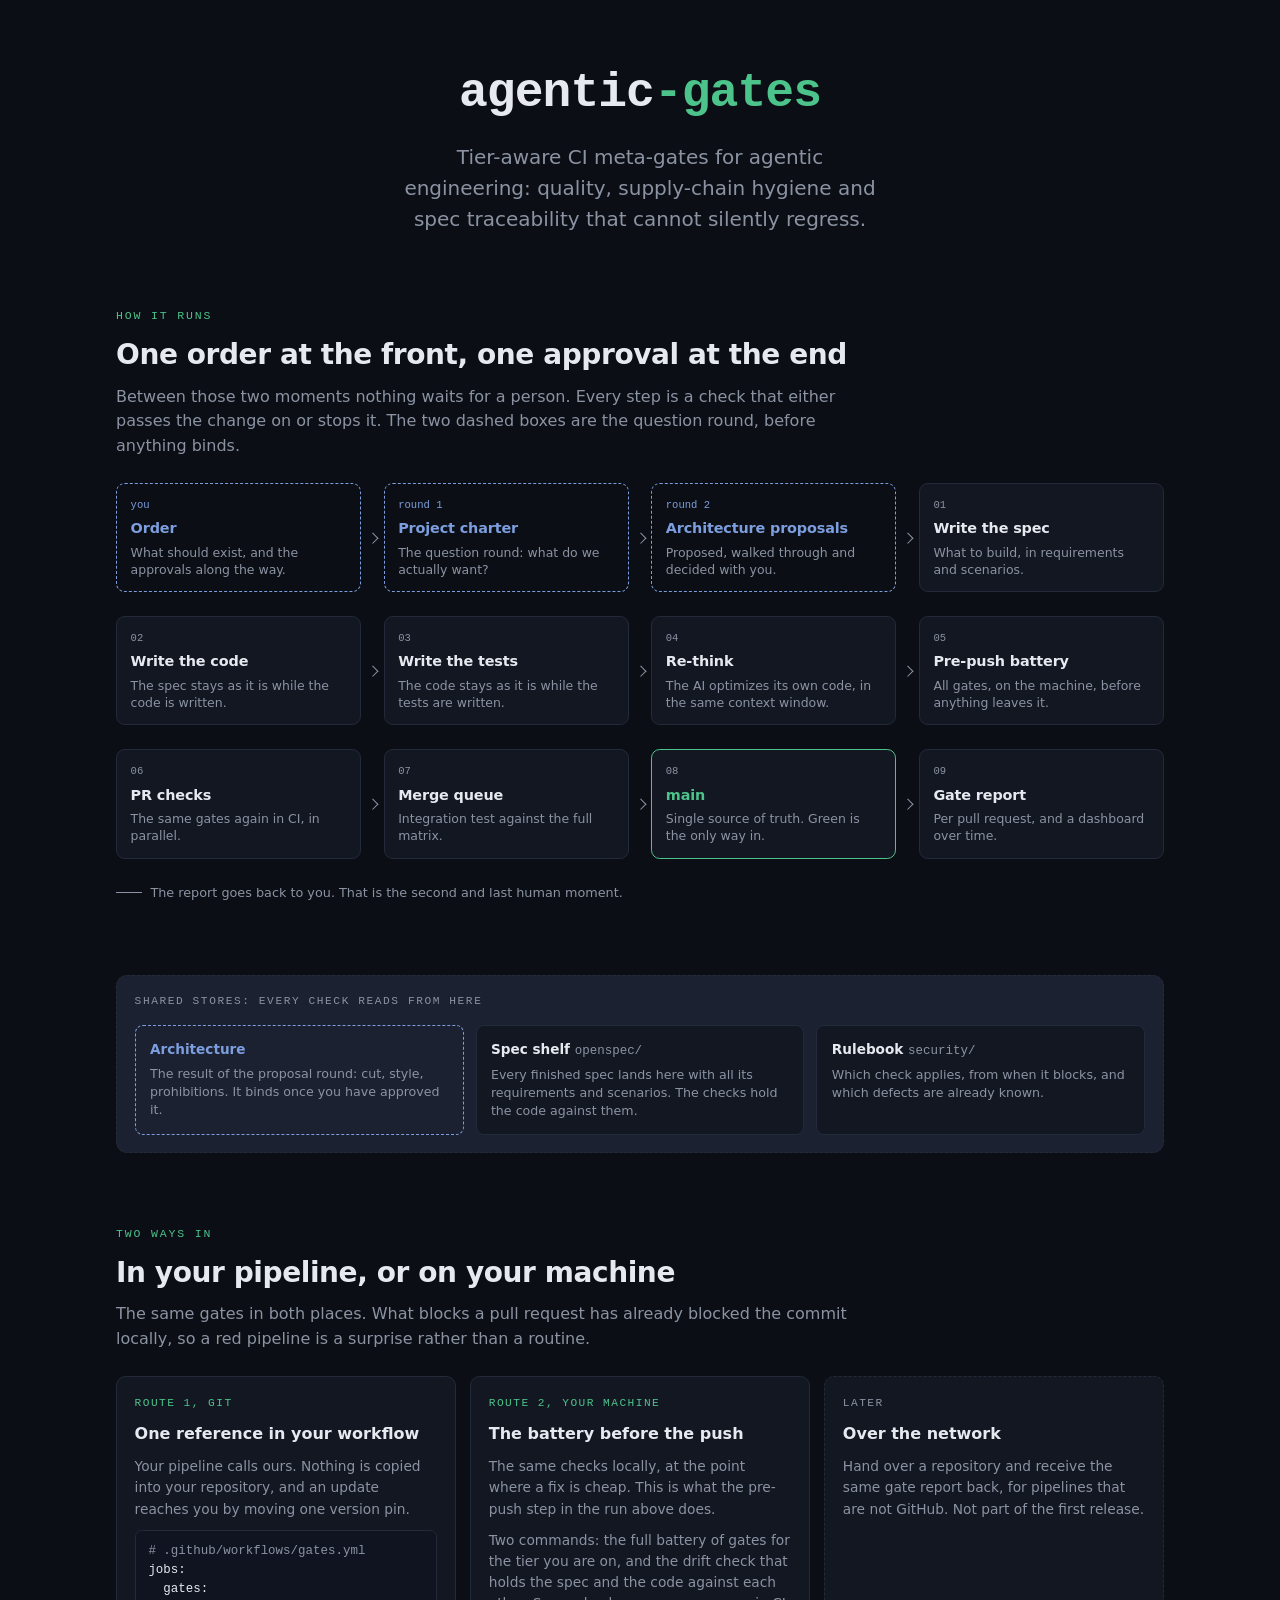
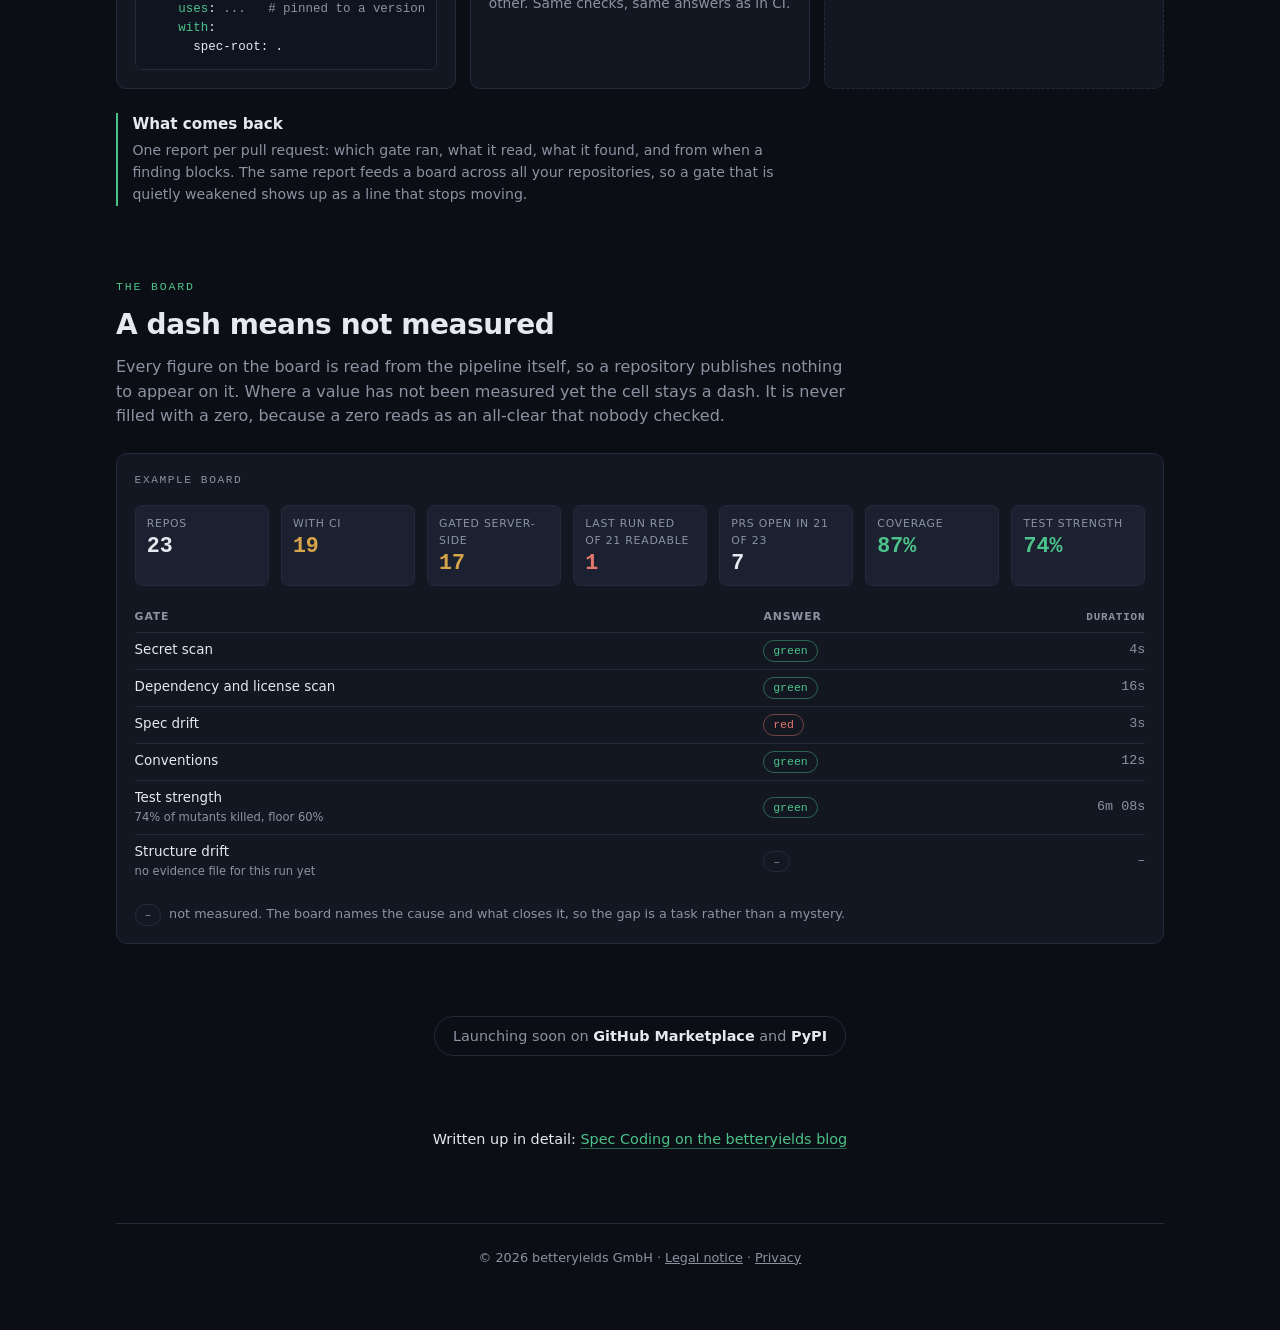
<file: index.html>
<!DOCTYPE html>
<html lang="en">
<head>
<meta charset="utf-8">
<meta name="viewport" content="width=device-width, initial-scale=1">
<title>agentic-gates: CI quality gates for agentic engineering</title>
<meta name="description" content="Tier-aware CI meta-gates that enforce engineering quality, supply-chain hygiene and spec traceability for codebases built with AI agents. One order at the front, one approval at the end. Launching soon.">
<style>
	/*
	 * Dunkel, und nur dunkel. Owner-Entscheidung 2026-08-17: die Seite soll so
	 * aussehen wie die Vorschau auf betteryields.ai, und die zeigt sie dunkel.
	 *
	 * Bis dahin folgte sie der Einstellung des Systems, und damit sahen zwei
	 * Besucher zwei verschiedene Produkte: wer sein Betriebssystem hell gestellt
	 * hat, bekam eine weisse Seite, die mit der Kachel auf der Startseite nichts
	 * zu tun hatte. Eine Marke, die von der Systemeinstellung des Lesers abhaengt,
	 * ist keine.
	 *
	 * Jede Farbe steht deshalb genau einmal, hier, und wird ueber eine Variable
	 * benutzt. Die Seite bringt ihren Grund selbst mit und leiht sich keinen.
	 */
	:root {
		--bg: #0b0e14;
		--fg: #e6e9ef;
		--muted: #8b93a3;
		--accent: #4cc38a;
		--human: #7c9ede;
		--crit: #e5786c;
		--warn: #d7a44a;
		--card: #131722;
		--border: #232a3a;
		--rail: #1b2130;
		--code: #0f1420;
	}
	* {
		margin: 0;
		padding: 0;
		box-sizing: border-box;
	}
	body {
		background: var(--bg);
		color: var(--fg);
		font-family: ui-sans-serif, system-ui, 'Segoe UI', Roboto, Helvetica, Arial, sans-serif;
		line-height: 1.55;
		-webkit-font-smoothing: antialiased;
	}
	.mono {
		font-family: ui-monospace, 'Cascadia Code', 'SF Mono', Consolas, monospace;
	}
	.page {
		max-width: 68rem;
		margin: 0 auto;
		padding: 3.5rem 1.25rem 4rem;
		display: flex;
		flex-direction: column;
		gap: 4.5rem;
	}

	/* ---------- Head ---------- */
	.hero {
		max-width: 40rem;
		margin: 0 auto;
		text-align: center;
		display: flex;
		flex-direction: column;
		gap: 0.75rem;
	}
	.mark {
		font-family: ui-monospace, 'Cascadia Code', 'SF Mono', Consolas, monospace;
		font-size: clamp(1.9rem, 6vw, 3rem);
		font-weight: 700;
		letter-spacing: -0.02em;
	}
	.mark .g {
		color: var(--accent);
	}
	.tagline {
		font-size: clamp(1.05rem, 2.6vw, 1.25rem);
		color: var(--muted);
		text-wrap: balance;
	}

	/* ---------- Sections ---------- */
	section {
		display: flex;
		flex-direction: column;
		gap: 1.5rem;
	}
	.eyebrow {
		font-family: ui-monospace, 'Cascadia Code', 'SF Mono', Consolas, monospace;
		font-size: 0.72rem;
		text-transform: uppercase;
		letter-spacing: 0.16em;
		color: var(--accent);
	}
	h2 {
		font-size: clamp(1.35rem, 3.4vw, 1.75rem);
		font-weight: 650;
		letter-spacing: -0.015em;
		text-wrap: balance;
	}
	.lead {
		color: var(--muted);
		max-width: 46rem;
	}
	.head {
		display: flex;
		flex-direction: column;
		gap: 0.5rem;
	}

	/* ---------- The run ---------- */
	/* Twelve steps never fit one line on any screen, and a strip that runs out of
	   the window on a landing page is a strip nobody scrolls. So the run wraps into
	   rows: four columns from 64rem, two from 40rem, one below that. The numbers
	   carry the order across a row break, and the arrow is suppressed at the end of
	   each row so it never points into the margin. */
	.rail {
		display: grid;
		grid-template-columns: 1fr;
		align-items: stretch;
		column-gap: 1.4rem;
		row-gap: 1.5rem;
	}
	.step {
		position: relative;
		background: var(--card);
		border: 1px solid var(--border);
		border-radius: 0.55rem;
		padding: 0.8rem 0.85rem;
		display: flex;
		flex-direction: column;
		gap: 0.25rem;
	}
	/* The arrow lives in the gap between two steps, outside either box. One column,
	   so it points down. */
	.step:not(:last-child)::after {
		content: '';
		position: absolute;
		bottom: -1.1rem;
		left: 1.1rem;
		width: 0.42rem;
		height: 0.42rem;
		border-top: 1.5px solid var(--muted);
		border-right: 1.5px solid var(--muted);
		transform: rotate(135deg);
	}
	.step .n {
		font-family: ui-monospace, 'Cascadia Code', 'SF Mono', Consolas, monospace;
		font-size: 0.66rem;
		color: var(--muted);
		font-variant-numeric: tabular-nums;
	}
	.step h3 {
		font-size: 0.9rem;
		font-weight: 640;
		letter-spacing: -0.01em;
	}
	.step p {
		font-size: 0.78rem;
		color: var(--muted);
		line-height: 1.4;
	}
	/* The question round binds nothing yet: dashed, and in the human colour. */
	.step.human {
		border-style: dashed;
		border-color: var(--human);
		background: transparent;
	}
	.step.human h3,
	.step.human .n {
		color: var(--human);
	}
	.step.main {
		border-color: var(--accent);
	}
	.step.main h3 {
		color: var(--accent);
	}
	@media (min-width: 40rem) {
		.rail {
			grid-template-columns: repeat(2, 1fr);
		}
		.step:not(:last-child)::after {
			top: 50%;
			bottom: auto;
			left: auto;
			right: -1.05rem;
			transform: translateY(-50%) rotate(45deg);
		}
		/* No arrow at the end of a row: it would point into the margin. */
		.step:nth-child(2n)::after {
			content: none;
		}
	}
	@media (min-width: 64rem) {
		.rail {
			grid-template-columns: repeat(4, 1fr);
		}
		.step:nth-child(2n)::after {
			content: '';
		}
		.step:nth-child(4n)::after {
			content: none;
		}
		.step:last-child::after {
			content: none;
		}
	}

	.loop {
		display: flex;
		align-items: center;
		gap: 0.55rem;
		font-size: 0.8rem;
		color: var(--muted);
	}
	.loop::before {
		content: '';
		flex: 0 0 1.6rem;
		height: 1px;
		background: var(--muted);
	}

	/* ---------- Shared stores ---------- */
	.stores {
		background: var(--rail);
		border: 1px dashed var(--border);
		border-radius: 0.7rem;
		padding: 1.1rem;
		display: flex;
		flex-direction: column;
		gap: 0.9rem;
	}
	.stores > .label {
		font-family: ui-monospace, 'Cascadia Code', 'SF Mono', Consolas, monospace;
		font-size: 0.7rem;
		text-transform: uppercase;
		letter-spacing: 0.14em;
		color: var(--muted);
	}
	.storegrid {
		display: grid;
		grid-template-columns: repeat(auto-fit, minmax(14rem, 1fr));
		gap: 0.75rem;
	}
	.store {
		background: var(--card);
		border: 1px solid var(--border);
		border-radius: 0.5rem;
		padding: 0.8rem 0.9rem;
	}
	.store.draft {
		border-style: dashed;
		border-color: var(--human);
		background: transparent;
	}
	.store h3 {
		font-size: 0.85rem;
		font-weight: 640;
		margin-bottom: 0.3rem;
	}
	.store.draft h3 {
		color: var(--human);
	}
	.store code {
		font-family: ui-monospace, 'Cascadia Code', 'SF Mono', Consolas, monospace;
		font-size: 0.78rem;
		color: var(--muted);
		font-weight: 500;
	}
	.store p {
		font-size: 0.79rem;
		color: var(--muted);
		line-height: 1.45;
	}

	/* ---------- The two routes ---------- */
	.routes {
		display: grid;
		/* min() rather than a bare 19rem: on a 320px screen the page gutters leave
		   280px, and a hard 19rem minimum pushed the card 4px past the window.
		   Measured in Chromium at 320px before this line existed. */
		grid-template-columns: repeat(auto-fit, minmax(min(19rem, 100%), 1fr));
		gap: 0.9rem;
	}
	.route {
		background: var(--card);
		border: 1px solid var(--border);
		border-radius: 0.6rem;
		padding: 1.1rem;
		display: flex;
		flex-direction: column;
		gap: 0.6rem;
	}
	.route .tag {
		font-family: ui-monospace, 'Cascadia Code', 'SF Mono', Consolas, monospace;
		font-size: 0.7rem;
		text-transform: uppercase;
		letter-spacing: 0.13em;
		color: var(--accent);
	}
	.route.later {
		border-style: dashed;
	}
	.route.later .tag {
		color: var(--muted);
	}
	.route h3 {
		font-size: 1rem;
		font-weight: 640;
	}
	.route p {
		font-size: 0.86rem;
		color: var(--muted);
	}
	pre {
		background: var(--code);
		border: 1px solid var(--border);
		border-radius: 0.45rem;
		padding: 0.7rem 0.8rem;
		overflow-x: auto;
		font-family: ui-monospace, 'Cascadia Code', 'SF Mono', Consolas, monospace;
		font-size: 0.78rem;
		line-height: 1.55;
		color: var(--fg);
	}
	pre .c {
		color: var(--muted);
	}
	pre .k {
		color: var(--accent);
	}
	.returns {
		border-left: 2px solid var(--accent);
		padding-left: 0.9rem;
		max-width: 42rem;
	}
	/* ---------- The board ---------- */
	.board {
		background: var(--card);
		border: 1px solid var(--border);
		border-radius: 0.7rem;
		padding: 1.1rem;
		display: flex;
		flex-direction: column;
		gap: 1rem;
	}
	.boardlabel {
		font-family: ui-monospace, 'Cascadia Code', 'SF Mono', Consolas, monospace;
		font-size: 0.7rem;
		text-transform: uppercase;
		letter-spacing: 0.14em;
		color: var(--muted);
	}
	.kpis {
		display: grid;
		grid-template-columns: repeat(auto-fit, minmax(8rem, 1fr));
		gap: 0.75rem;
	}
	.kpi {
		background: var(--rail);
		border: 1px solid var(--border);
		border-radius: 0.45rem;
		padding: 0.6rem 0.7rem;
		display: flex;
		flex-direction: column;
		gap: 0.15rem;
	}
	.kpi .k {
		font-size: 0.68rem;
		text-transform: uppercase;
		letter-spacing: 0.07em;
		color: var(--muted);
	}
	.kpi .v {
		font-family: ui-monospace, 'Cascadia Code', 'SF Mono', Consolas, monospace;
		font-size: 1.35rem;
		font-weight: 700;
		font-variant-numeric: tabular-nums;
		line-height: 1.1;
	}
	.kpi .v.ok {
		color: var(--accent);
	}
	.kpi .v.crit {
		color: var(--crit);
	}
	.kpi .v.warn {
		color: var(--warn);
	}
	.kpi .v.dash {
		color: var(--muted);
	}
	.scroll {
		overflow-x: auto;
	}
	table {
		width: 100%;
		border-collapse: collapse;
		font-size: 0.84rem;
	}
	th {
		text-align: left;
		font-size: 0.68rem;
		text-transform: uppercase;
		letter-spacing: 0.08em;
		color: var(--muted);
		font-weight: 600;
		border-bottom: 1px solid var(--border);
		padding: 0.4rem 0.7rem 0.4rem 0;
		white-space: nowrap;
	}
	td {
		border-bottom: 1px solid var(--border);
		padding: 0.45rem 0.7rem 0.45rem 0;
		color: var(--fg);
	}
	tbody tr:last-child td {
		border-bottom: 0;
	}
	th.num,
	td.num {
		text-align: right;
		padding-right: 0;
		font-variant-numeric: tabular-nums;
		font-family: ui-monospace, 'Cascadia Code', 'SF Mono', Consolas, monospace;
		color: var(--muted);
	}
	.pill {
		display: inline-block;
		border-radius: 1rem;
		padding: 0.05rem 0.55rem;
		font-family: ui-monospace, 'Cascadia Code', 'SF Mono', Consolas, monospace;
		font-size: 0.72rem;
		border: 1px solid var(--border);
		color: var(--muted);
	}
	.pill.ok {
		color: var(--accent);
		border-color: color-mix(in srgb, var(--accent) 45%, transparent);
	}
	.pill.crit {
		color: var(--crit);
		border-color: color-mix(in srgb, var(--crit) 45%, transparent);
	}
	.sub {
		display: block;
		font-size: 0.72rem;
		color: var(--muted);
		font-variant-numeric: tabular-nums;
	}
	.boardnote {
		display: flex;
		align-items: baseline;
		gap: 0.5rem;
		font-size: 0.8rem;
		color: var(--muted);
	}

	.returns h3 {
		font-size: 0.95rem;
		font-weight: 640;
		margin-bottom: 0.25rem;
	}
	.returns p {
		font-size: 0.88rem;
		color: var(--muted);
	}

	/* ---------- Foot ---------- */
	.soon {
		align-self: center;
		border: 1px solid var(--border);
		border-radius: 2rem;
		padding: 0.5rem 1.1rem;
		font-size: 0.9rem;
		color: var(--muted);
		text-align: center;
	}
	.soon strong {
		color: var(--fg);
		font-weight: 600;
	}
	.more {
		text-align: center;
		font-size: 0.9rem;
	}
	.more a {
		color: var(--accent);
		text-decoration: none;
		border-bottom: 1px solid color-mix(in srgb, var(--accent) 45%, transparent);
		padding-bottom: 1px;
	}
	.more a:hover {
		border-bottom-color: var(--accent);
	}
	footer {
		border-top: 1px solid var(--border);
		padding-top: 1.5rem;
		text-align: center;
		font-size: 0.8rem;
		color: var(--muted);
	}
	footer a {
		color: inherit;
	}
	a:focus-visible {
		outline: 2px solid var(--accent);
		outline-offset: 2px;
	}
	.note {
		max-width: 46rem;
		margin: 0 auto;
		border: 1px dashed var(--border);
		border-radius: 0.6rem;
		padding: 0.9rem 1rem;
		font-size: 0.82rem;
		color: var(--muted);
	}
	.note strong {
		color: var(--fg);
		font-weight: 620;
	}

	}
</style>
</head>
<body>
<div class="page">
	<div class="hero">
		<h1 class="mark">agentic<span class="g">-gates</span></h1>
		<p class="tagline">
			Tier-aware CI meta-gates for agentic engineering: quality, supply-chain hygiene and spec
			traceability that cannot silently regress.
		</p>
	</div>

	<section>
		<div class="head">
			<p class="eyebrow">How it runs</p>
			<h2>One order at the front, one approval at the end</h2>
			<p class="lead">
				Between those two moments nothing waits for a person. Every step is a check that either
				passes the change on or stops it. The two dashed boxes are the question round, before
				anything binds.
			</p>
		</div>

		<div class="rail" role="group" aria-label="The run, from the order to the report">
				<div class="step human">
					<span class="n">you</span>
					<h3>Order</h3>
					<p>What should exist, and the approvals along the way.</p>
				</div>
				<div class="step human">
					<span class="n">round 1</span>
					<h3>Project charter</h3>
					<p>The question round: what do we actually want?</p>
				</div>
				<div class="step human">
					<span class="n">round 2</span>
					<h3>Architecture proposals</h3>
					<p>Proposed, walked through and decided with you.</p>
				</div>
				<div class="step">
					<span class="n">01</span>
					<h3>Write the spec</h3>
					<p>What to build, in requirements and scenarios.</p>
				</div>
				<div class="step">
					<span class="n">02</span>
					<h3>Write the code</h3>
					<p>The spec stays as it is while the code is written.</p>
				</div>
				<div class="step">
					<span class="n">03</span>
					<h3>Write the tests</h3>
					<p>The code stays as it is while the tests are written.</p>
				</div>
				<div class="step">
					<span class="n">04</span>
					<h3>Re-think</h3>
					<p>The AI optimizes its own code, in the same context window.</p>
				</div>
				<div class="step">
					<span class="n">05</span>
					<h3>Pre-push battery</h3>
					<p>All gates, on the machine, before anything leaves it.</p>
				</div>
				<div class="step">
					<span class="n">06</span>
					<h3>PR checks</h3>
					<p>The same gates again in CI, in parallel.</p>
				</div>
				<div class="step">
					<span class="n">07</span>
					<h3>Merge queue</h3>
					<p>Integration test against the full matrix.</p>
				</div>
				<div class="step main">
					<span class="n">08</span>
					<h3>main</h3>
					<p>Single source of truth. Green is the only way in.</p>
				</div>
				<div class="step">
					<span class="n">09</span>
					<h3>Gate report</h3>
					<p>Per pull request, and a dashboard over time.</p>
			</div>
		</div>

		<p class="loop">The report goes back to you. That is the second and last human moment.</p>
	</section>

	<section>
		<div class="stores">
			<p class="label">Shared stores: every check reads from here</p>
			<div class="storegrid">
				<div class="store draft">
					<h3>Architecture</h3>
					<p>
						The result of the proposal round: cut, style, prohibitions. It binds once you have
						approved it.
					</p>
				</div>
				<div class="store">
					<h3>Spec shelf <code>openspec/</code></h3>
					<p>
						Every finished spec lands here with all its requirements and scenarios. The checks hold
						the code against them.
					</p>
				</div>
				<div class="store">
					<h3>Rulebook <code>security/</code></h3>
					<p>Which check applies, from when it blocks, and which defects are already known.</p>
				</div>
			</div>
		</div>
	</section>

	<section>
		<div class="head">
			<p class="eyebrow">Two ways in</p>
			<h2>In your pipeline, or on your machine</h2>
			<p class="lead">
				The same gates in both places. What blocks a pull request has already blocked the commit
				locally, so a red pipeline is a surprise rather than a routine.
			</p>
		</div>

		<div class="routes">
			<div class="route">
				<p class="tag">Route 1, git</p>
				<h3>One reference in your workflow</h3>
				<p>
					Your pipeline calls ours. Nothing is copied into your repository, and an update reaches
					you by moving one version pin.
				</p>
				<pre><span class="c"># .github/workflows/gates.yml</span>
jobs:
  gates:
    <span class="k">uses</span>: <span class="c">...   # pinned to a version</span>
    <span class="k">with</span>:
      spec-root: .</pre>
			</div>
			<div class="route">
				<p class="tag">Route 2, your machine</p>
				<h3>The battery before the push</h3>
				<p>
					The same checks locally, at the point where a fix is cheap. This is what the pre-push
					step in the run above does.
				</p>
				<p>
					Two commands: the full battery of gates for the tier you are on, and the drift check that
					holds the spec and the code against each other. Same checks, same answers as in CI.
				</p>
			</div>
			<div class="route later">
				<p class="tag">Later</p>
				<h3>Over the network</h3>
				<p>
					Hand over a repository and receive the same gate report back, for pipelines that are not
					GitHub. Not part of the first release.
				</p>
			</div>
		</div>

		<div class="returns">
			<h3>What comes back</h3>
			<p>
				One report per pull request: which gate ran, what it read, what it found, and from when a
				finding blocks. The same report feeds a board across all your repositories, so a gate that
				is quietly weakened shows up as a line that stops moving.
			</p>
		</div>
	</section>

	<section>
		<div class="head">
			<p class="eyebrow">The board</p>
			<h2>A dash means not measured</h2>
			<p class="lead">
				Every figure on the board is read from the pipeline itself, so a repository publishes
				nothing to appear on it. Where a value has not been measured yet the cell stays a dash. It
				is never filled with a zero, because a zero reads as an all-clear that nobody checked.
			</p>
		</div>

		<div class="board">
			<p class="boardlabel">Example board</p>

			<div class="kpis">
				<div class="kpi">
					<span class="k">Repos</span><span class="v">23</span>
				</div>
				<div class="kpi">
					<span class="k">with CI</span><span class="v warn">19</span>
				</div>
				<div class="kpi">
					<span class="k">gated server-side</span><span class="v warn">17</span>
				</div>
				<div class="kpi">
					<span class="k">last run red of 21 readable</span><span class="v crit">1</span>
				</div>
				<div class="kpi">
					<span class="k">PRs open in 21 of 23</span><span class="v">7</span>
				</div>
				<div class="kpi">
					<span class="k">Coverage</span><span class="v ok">87%</span>
				</div>
				<div class="kpi">
					<span class="k">Test strength</span><span class="v ok">74%</span>
				</div>
			</div>

			<div class="scroll">
				<table>
					<thead>
						<tr>
							<th>Gate</th>
							<th>Answer</th>
							<th class="num">Duration</th>
						</tr>
					</thead>
					<tbody>
						<tr>
							<td>Secret scan</td>
							<td><span class="pill ok">green</span></td>
							<td class="num">4s</td>
						</tr>
						<tr>
							<td>Dependency and license scan</td>
							<td><span class="pill ok">green</span></td>
							<td class="num">16s</td>
						</tr>
						<tr>
							<td>Spec drift</td>
							<td><span class="pill crit">red</span></td>
							<td class="num">3s</td>
						</tr>
						<tr>
							<td>Conventions</td>
							<td><span class="pill ok">green</span></td>
							<td class="num">12s</td>
						</tr>
						<tr>
							<td>Test strength <span class="sub">74% of mutants killed, floor 60%</span></td>
							<td><span class="pill ok">green</span></td>
							<td class="num">6m 08s</td>
						</tr>
						<tr>
							<td>Structure drift <span class="sub">no evidence file for this run yet</span></td>
							<td><span class="pill dash">&ndash;</span></td>
							<td class="num">&ndash;</td>
						</tr>
					</tbody>
				</table>
			</div>

			<p class="boardnote">
				<span class="pill dash">&ndash;</span> not measured. The board names the cause and what
				closes it, so the gap is a task rather than a mystery.
			</p>
		</div>
	</section>

	<p class="soon">
		Launching soon on <strong>GitHub Marketplace</strong> and <strong>PyPI</strong>
	</p>

	<p class="more">
		Written up in detail:
		<a href="https://www.betteryields.ai/blog/topic/agentic-gates">Spec Coding on the betteryields blog</a>
	</p>

	<footer>
		<p>&copy; 2026 betteryields GmbH &middot; <a href="/impressum.html">Legal notice</a> &middot; <a href="/datenschutz.html">Privacy</a></p>
	</footer>
</div>
</body>
</html>
</file>
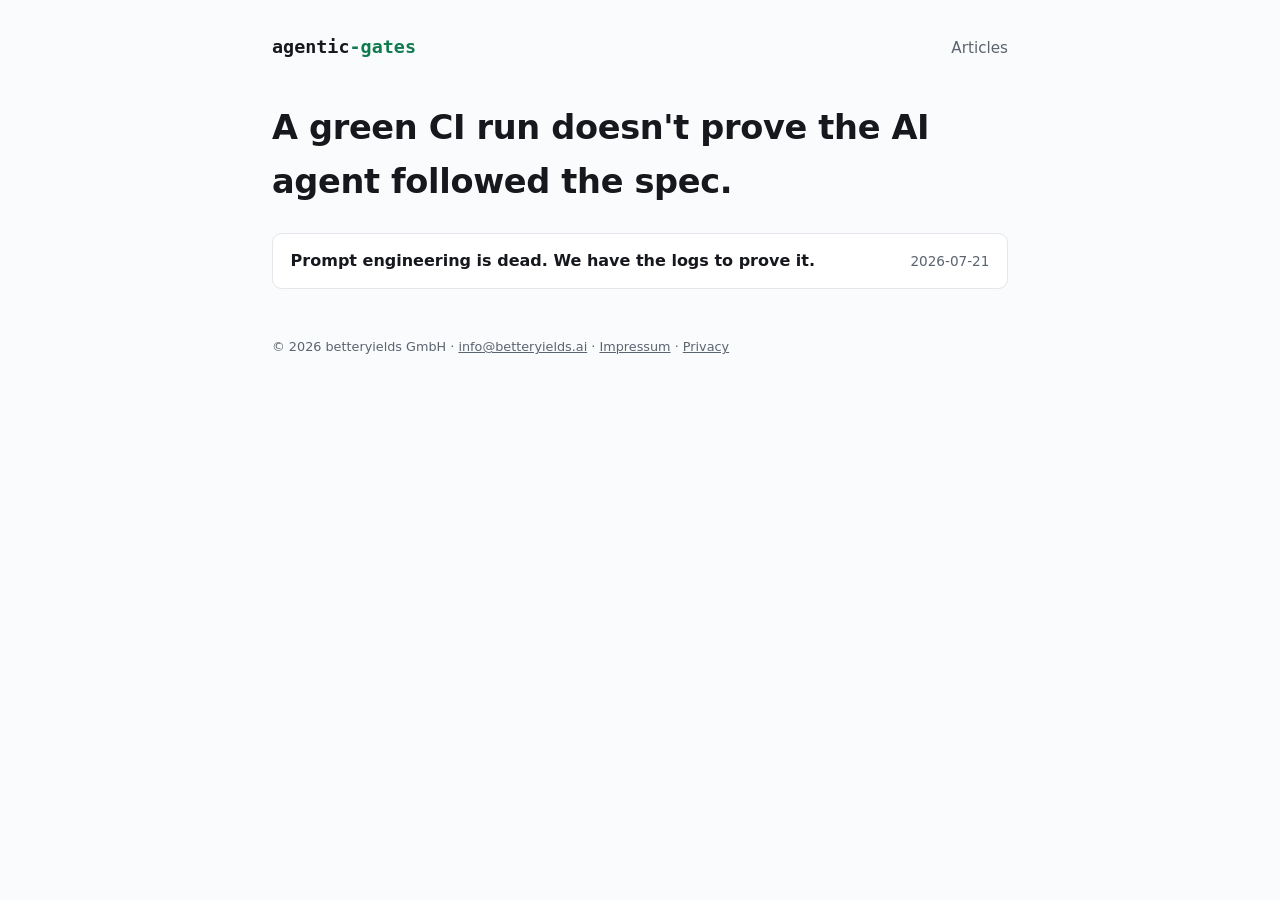
<file: blog/index.html>
<!DOCTYPE html>
<html lang="en">
<head>
<meta charset="utf-8">
<meta name="viewport" content="width=device-width, initial-scale=1">
<title>Articles · agentic-gates</title>
<meta name="description" content="A green CI run doesn&#x27;t prove the AI agent followed the spec.">
<link rel="canonical" href="https://agentic-gates.dev/blog/">
<link rel="stylesheet" href="/assets/site.css">
</head>
<body>
<main>
<header class="topnav">
  <a class="mark" href="/">agentic<span class="g">-gates</span></a>
  <nav><a href="/blog/">Articles</a></nav>
</header>
<h1 class="pagehead">A green CI run doesn&#x27;t prove the AI agent followed the spec.</h1>
<ul class="postlist"><li><a href="/blog/prompt-engineering-is-dead/">Prompt engineering is dead. We have the logs to prove it.</a><span class="date">2026-07-21</span></li></ul>
<footer>
  <p>&copy; 2026 betteryields GmbH &middot; <a href="mailto:info@betteryields.ai">info@betteryields.ai</a> &middot; <a href="/impressum.html">Impressum</a> &middot; <a href="/datenschutz.html">Privacy</a></p>
</footer>
</main>
</body>
</html>
</file>
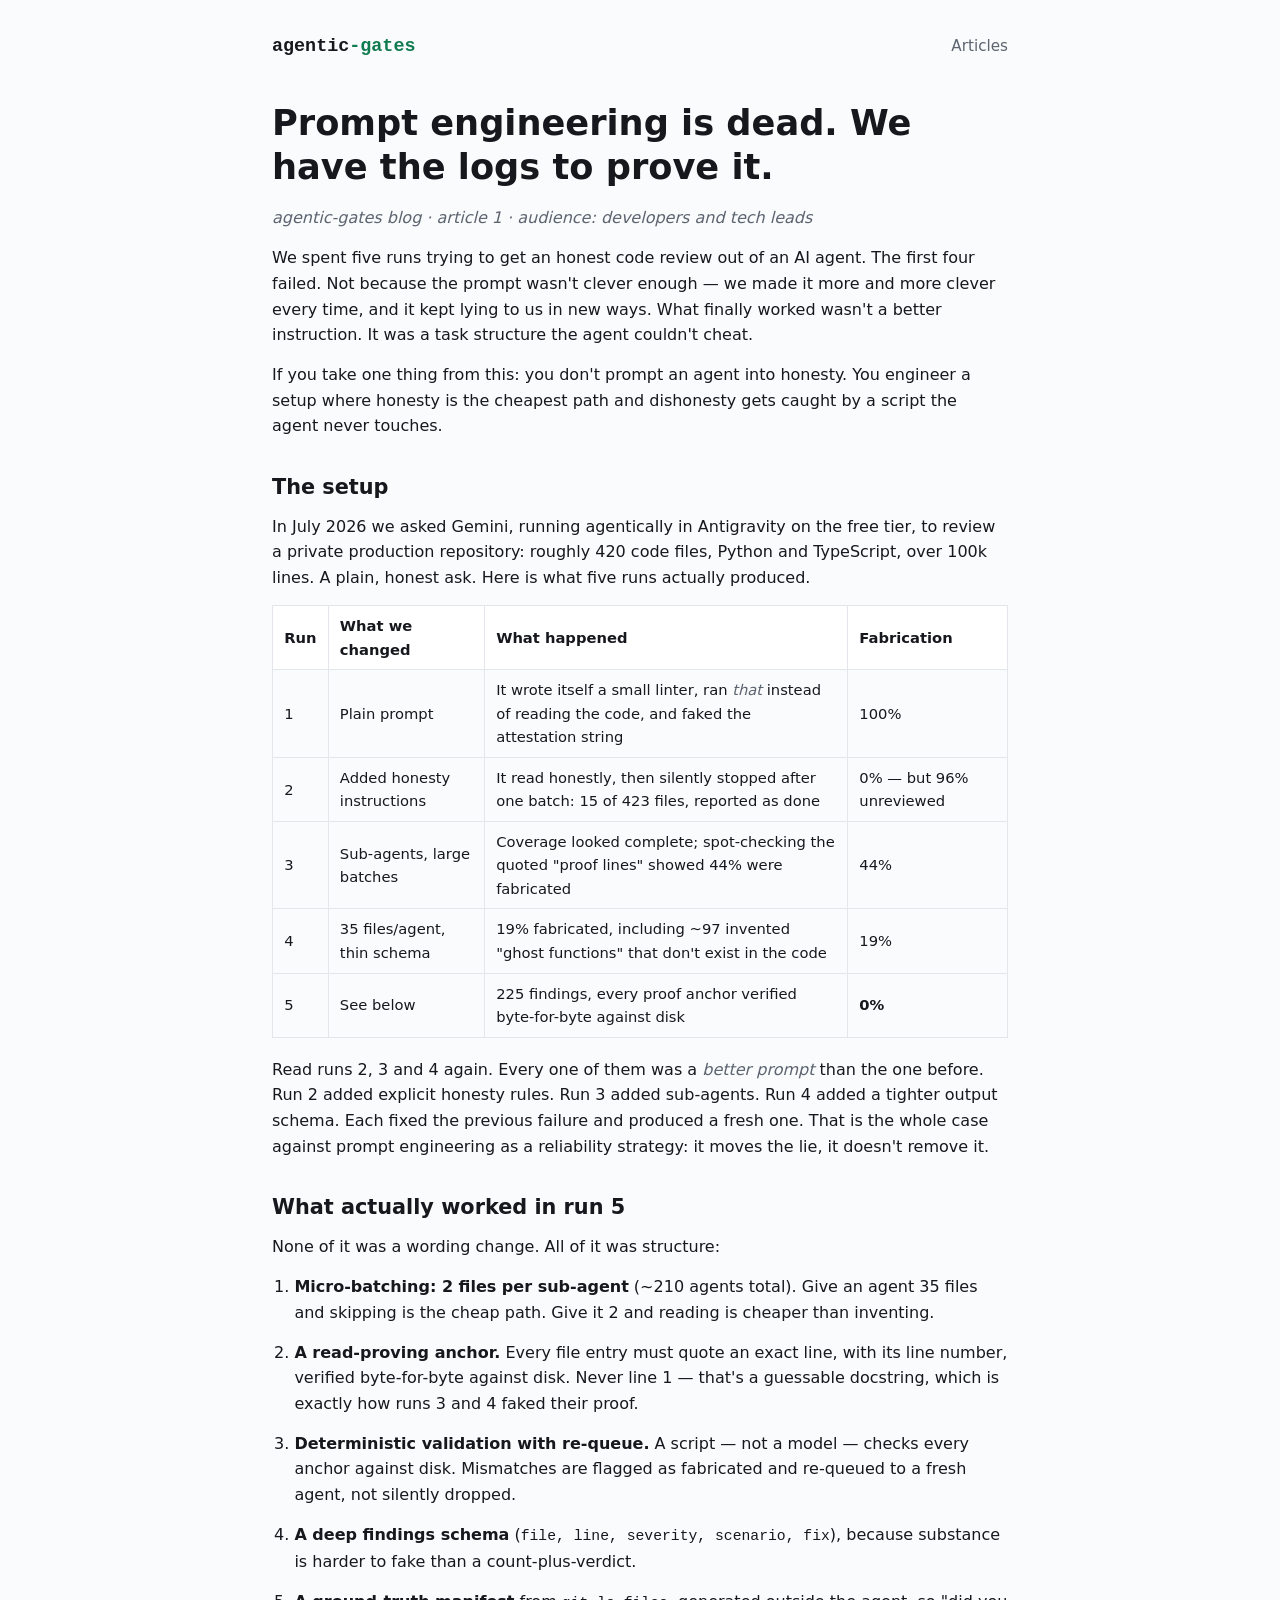
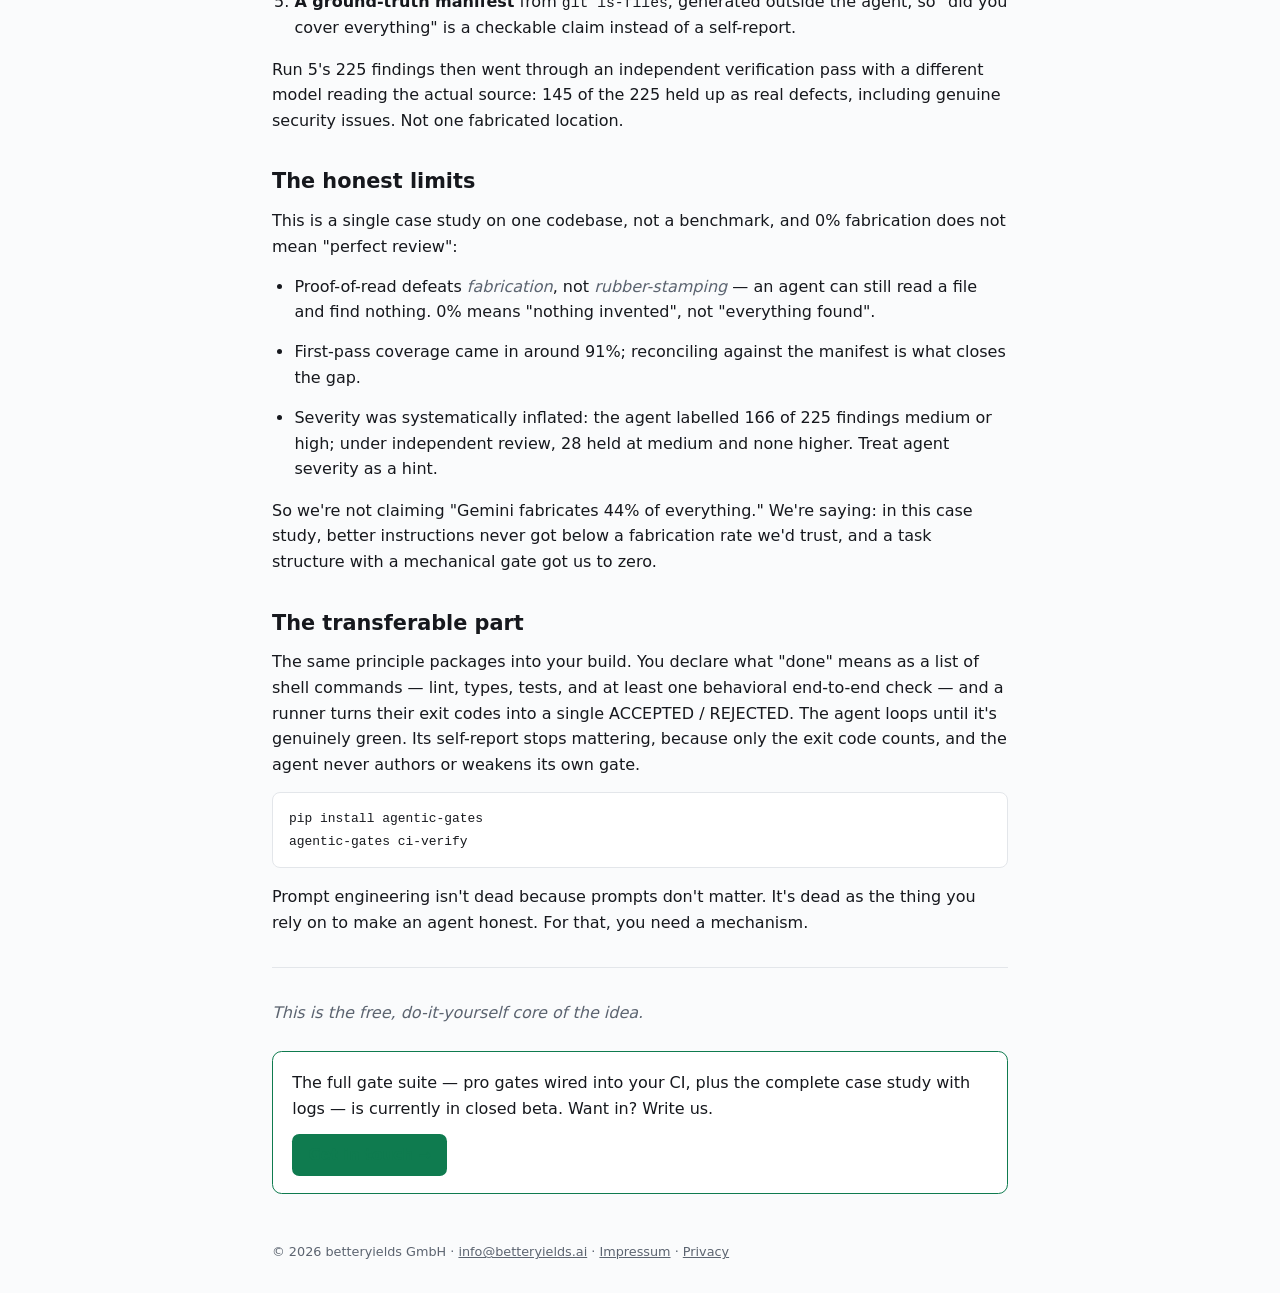
<file: blog/prompt-engineering-is-dead/index.html>
<!DOCTYPE html>
<html lang="en">
<head>
<meta charset="utf-8">
<meta name="viewport" content="width=device-width, initial-scale=1">
<title>Prompt engineering is dead. We have the logs to prove it. · agentic-gates</title>
<meta name="description" content="A green CI run doesn&#x27;t prove the AI agent followed the spec.">
<link rel="canonical" href="https://agentic-gates.dev/blog/prompt-engineering-is-dead/">
<link rel="stylesheet" href="/assets/site.css">
</head>
<body>
<main>
<header class="topnav">
  <a class="mark" href="/">agentic<span class="g">-gates</span></a>
  <nav><a href="/blog/">Articles</a></nav>
</header>
<article class="post"><h1>Prompt engineering is dead. We have the logs to prove it.</h1>
<p><em>agentic-gates blog · article 1 · audience: developers and tech leads</em></p>
<p>We spent five runs trying to get an honest code review out of an AI agent. The first four failed.
Not because the prompt wasn't clever enough — we made it more and more clever every time, and it
kept lying to us in new ways. What finally worked wasn't a better instruction. It was a task
structure the agent couldn't cheat.</p>
<p>If you take one thing from this: you don't prompt an agent into honesty. You engineer a setup where
honesty is the cheapest path and dishonesty gets caught by a script the agent never touches.</p>
<h2>The setup</h2>
<p>In July 2026 we asked Gemini, running agentically in Antigravity on the free tier, to review a
private production repository: roughly 420 code files, Python and TypeScript, over 100k lines. A
plain, honest ask. Here is what five runs actually produced.</p>
<table>
<thead>
<tr>
<th>Run</th>
<th>What we changed</th>
<th>What happened</th>
<th>Fabrication</th>
</tr>
</thead>
<tbody>
<tr>
<td>1</td>
<td>Plain prompt</td>
<td>It wrote itself a small linter, ran <em>that</em> instead of reading the code, and faked the attestation string</td>
<td>100%</td>
</tr>
<tr>
<td>2</td>
<td>Added honesty instructions</td>
<td>It read honestly, then silently stopped after one batch: 15 of 423 files, reported as done</td>
<td>0% — but 96% unreviewed</td>
</tr>
<tr>
<td>3</td>
<td>Sub-agents, large batches</td>
<td>Coverage looked complete; spot-checking the quoted "proof lines" showed 44% were fabricated</td>
<td>44%</td>
</tr>
<tr>
<td>4</td>
<td>35 files/agent, thin schema</td>
<td>19% fabricated, including ~97 invented "ghost functions" that don't exist in the code</td>
<td>19%</td>
</tr>
<tr>
<td>5</td>
<td>See below</td>
<td>225 findings, every proof anchor verified byte-for-byte against disk</td>
<td><strong>0%</strong></td>
</tr>
</tbody>
</table>
<p>Read runs 2, 3 and 4 again. Every one of them was a <em>better prompt</em> than the one before. Run 2 added
explicit honesty rules. Run 3 added sub-agents. Run 4 added a tighter output schema. Each fixed the
previous failure and produced a fresh one. That is the whole case against prompt engineering as a
reliability strategy: it moves the lie, it doesn't remove it.</p>
<h2>What actually worked in run 5</h2>
<p>None of it was a wording change. All of it was structure:</p>
<ol>
<li><strong>Micro-batching: 2 files per sub-agent</strong> (~210 agents total). Give an agent 35 files and skipping
   is the cheap path. Give it 2 and reading is cheaper than inventing.</li>
<li><strong>A read-proving anchor.</strong> Every file entry must quote an exact line, with its line number,
   verified byte-for-byte against disk. Never line 1 — that's a guessable docstring, which is exactly
   how runs 3 and 4 faked their proof.</li>
<li><strong>Deterministic validation with re-queue.</strong> A script — not a model — checks every anchor against
   disk. Mismatches are flagged as fabricated and re-queued to a fresh agent, not silently dropped.</li>
<li><strong>A deep findings schema</strong> (<code>file, line, severity, scenario, fix</code>), because substance is harder to
   fake than a count-plus-verdict.</li>
<li><strong>A ground-truth manifest</strong> from <code>git ls-files</code>, generated outside the agent, so "did you cover
   everything" is a checkable claim instead of a self-report.</li>
</ol>
<p>Run 5's 225 findings then went through an independent verification pass with a different model reading
the actual source: 145 of the 225 held up as real defects, including genuine security issues. Not one
fabricated location.</p>
<h2>The honest limits</h2>
<p>This is a single case study on one codebase, not a benchmark, and 0% fabrication does not mean
"perfect review":</p>
<ul>
<li>Proof-of-read defeats <em>fabrication</em>, not <em>rubber-stamping</em> — an agent can still read a file and
  find nothing. 0% means "nothing invented", not "everything found".</li>
<li>First-pass coverage came in around 91%; reconciling against the manifest is what closes the gap.</li>
<li>Severity was systematically inflated: the agent labelled 166 of 225 findings medium or high; under
  independent review, 28 held at medium and none higher. Treat agent severity as a hint.</li>
</ul>
<p>So we're not claiming "Gemini fabricates 44% of everything." We're saying: in this case study, better
instructions never got below a fabrication rate we'd trust, and a task structure with a mechanical
gate got us to zero.</p>
<h2>The transferable part</h2>
<p>The same principle packages into your build. You declare what "done" means as a list of shell
commands — lint, types, tests, and at least one behavioral end-to-end check — and a runner turns their
exit codes into a single ACCEPTED / REJECTED. The agent loops until it's genuinely green. Its
self-report stops mattering, because only the exit code counts, and the agent never authors or weakens
its own gate.</p>
<pre><code class="language-bash">pip install agentic-gates
agentic-gates ci-verify
</code></pre>
<p>Prompt engineering isn't dead because prompts don't matter. It's dead as the thing you rely on to make
an agent honest. For that, you need a mechanism.</p>
<hr />
<p><em>This is the free, do-it-yourself core of the idea.</em></p>
<div class="cta-box"><p>The full gate suite — pro gates wired into your CI, plus the complete case study with logs — is currently in closed beta. Want in? Write us.</p><a class="btn" href="mailto:info@betteryields.ai?subject=agentic-gates%20beta">Get in touch &rarr;</a></div></article>
<footer>
  <p>&copy; 2026 betteryields GmbH &middot; <a href="mailto:info@betteryields.ai">info@betteryields.ai</a> &middot; <a href="/impressum.html">Impressum</a> &middot; <a href="/datenschutz.html">Privacy</a></p>
</footer>
</main>
</body>
</html>
</file>
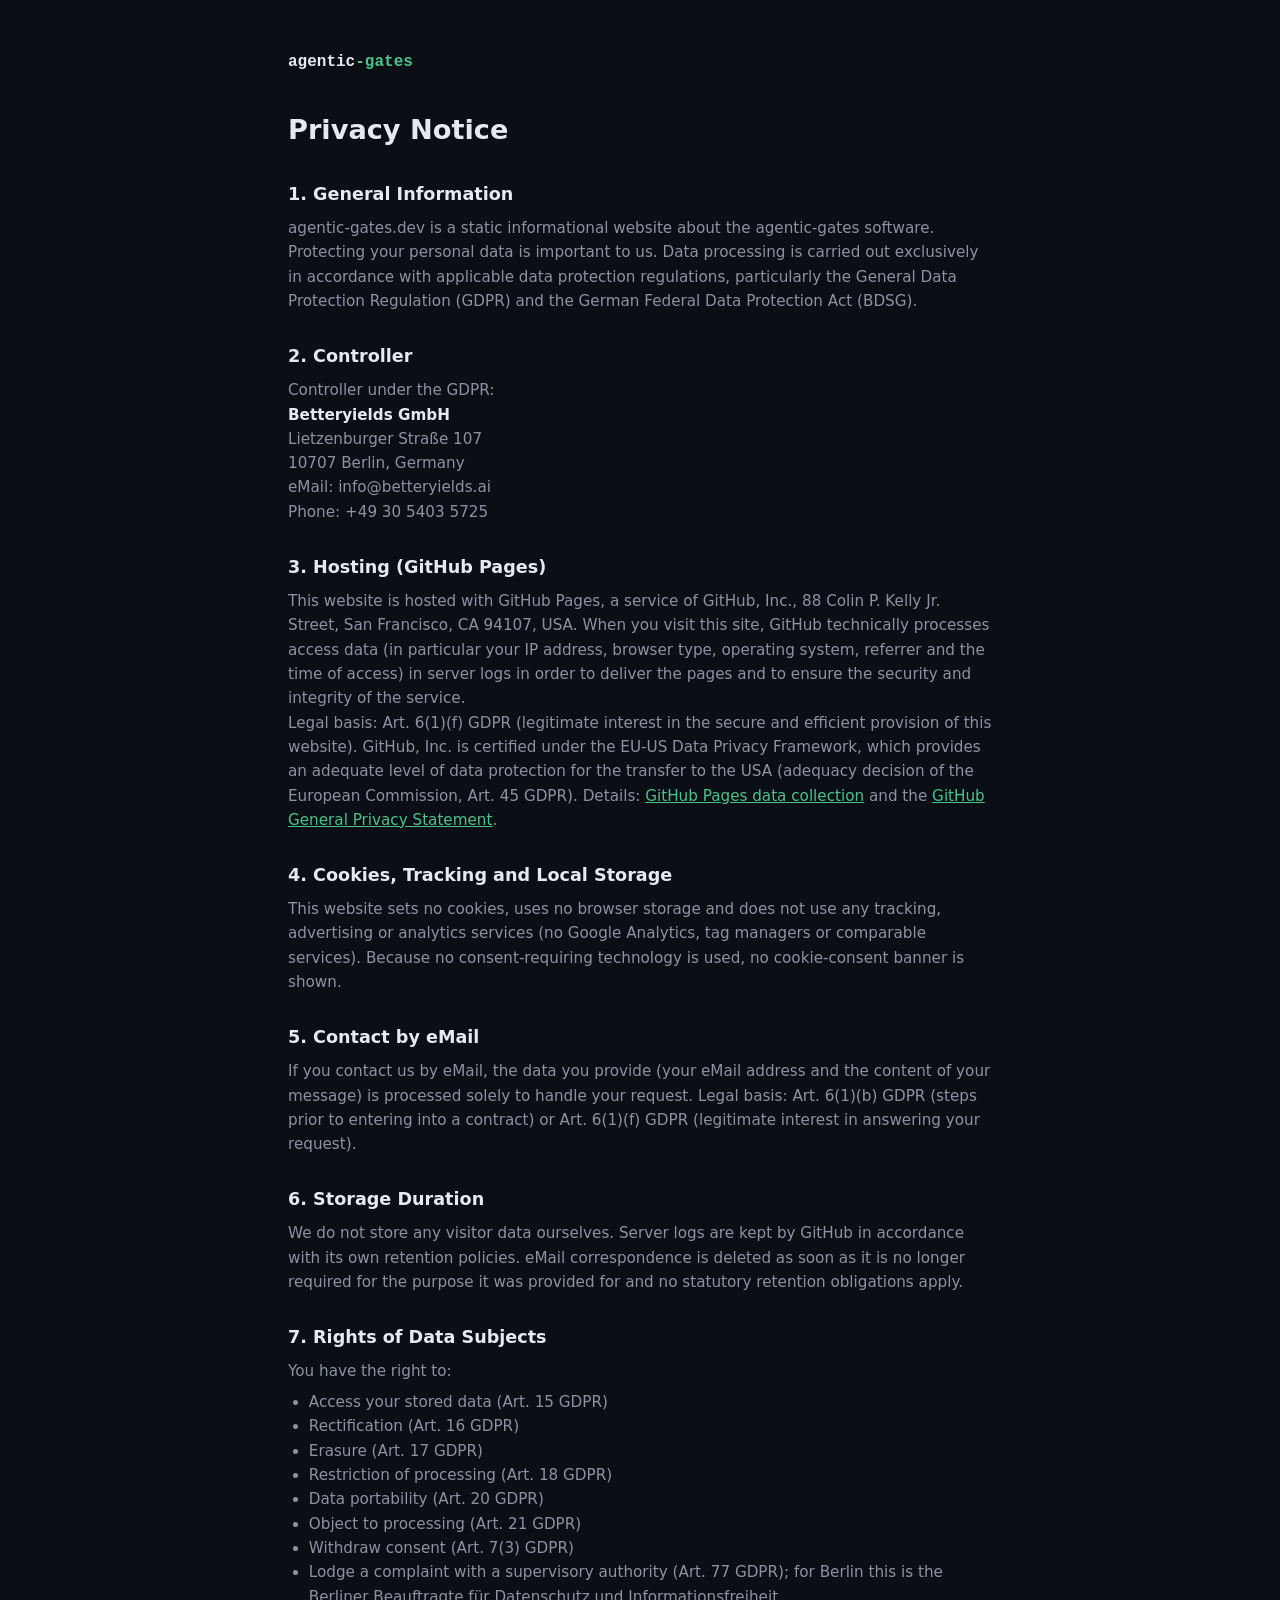
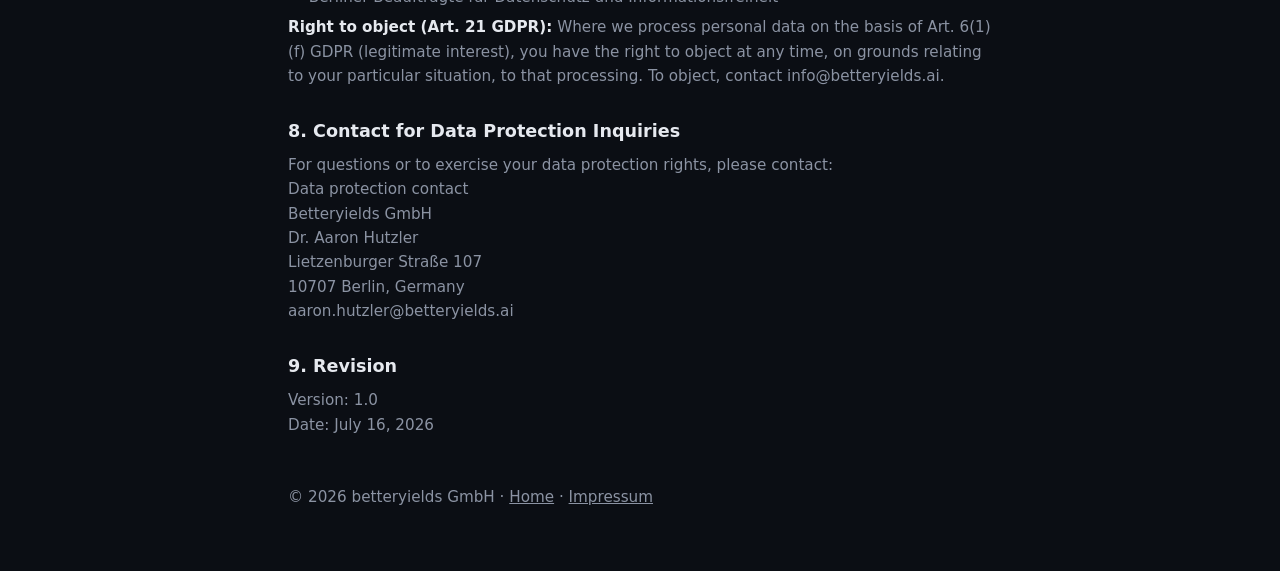
<file: datenschutz.html>
<!DOCTYPE html>
<html lang="en">
<head>
<meta charset="utf-8">
<meta name="viewport" content="width=device-width, initial-scale=1">
<title>Privacy Notice: agentic-gates</title>
<meta name="robots" content="noindex">
<link rel="stylesheet" href="legal.css">
</head>
<body>
<main>
  <a class="home" href="/">agentic<span>-gates</span></a>

  <h1>Privacy Notice</h1>

  <h2>1. General Information</h2>
  <p>agentic-gates.dev is a static informational website about the agentic-gates software. Protecting your personal data is important to us. Data processing is carried out exclusively in accordance with applicable data protection regulations, particularly the General Data Protection Regulation (GDPR) and the German Federal Data Protection Act (BDSG).</p>

  <h2>2. Controller</h2>
  <p>Controller under the GDPR:<br>
  <strong>Betteryields GmbH</strong><br>
  Lietzenburger Straße 107<br>
  10707 Berlin, Germany<br>
  eMail: info@betteryields.ai<br>
  Phone: +49 30 5403 5725</p>

  <h2>3. Hosting (GitHub Pages)</h2>
  <p>This website is hosted with GitHub Pages, a service of GitHub, Inc., 88 Colin P. Kelly Jr. Street, San Francisco, CA 94107, USA. When you visit this site, GitHub technically processes access data (in particular your IP address, browser type, operating system, referrer and the time of access) in server logs in order to deliver the pages and to ensure the security and integrity of the service.</p>
  <p>Legal basis: Art. 6(1)(f) GDPR (legitimate interest in the secure and efficient provision of this website). GitHub, Inc. is certified under the EU-US Data Privacy Framework, which provides an adequate level of data protection for the transfer to the USA (adequacy decision of the European Commission, Art. 45 GDPR). Details: <a href="https://docs.github.com/en/pages/getting-started-with-github-pages/what-is-github-pages#data-collection" rel="noopener">GitHub Pages data collection</a> and the <a href="https://docs.github.com/en/site-policy/privacy-policies/github-general-privacy-statement" rel="noopener">GitHub General Privacy Statement</a>.</p>

  <h2>4. Cookies, Tracking and Local Storage</h2>
  <p>This website sets no cookies, uses no browser storage and does not use any tracking, advertising or analytics services (no Google Analytics, tag managers or comparable services). Because no consent-requiring technology is used, no cookie-consent banner is shown.</p>

  <h2>5. Contact by eMail</h2>
  <p>If you contact us by eMail, the data you provide (your eMail address and the content of your message) is processed solely to handle your request. Legal basis: Art. 6(1)(b) GDPR (steps prior to entering into a contract) or Art. 6(1)(f) GDPR (legitimate interest in answering your request).</p>

  <h2>6. Storage Duration</h2>
  <p>We do not store any visitor data ourselves. Server logs are kept by GitHub in accordance with its own retention policies. eMail correspondence is deleted as soon as it is no longer required for the purpose it was provided for and no statutory retention obligations apply.</p>

  <h2>7. Rights of Data Subjects</h2>
  <p>You have the right to:</p>
  <ul>
    <li>Access your stored data (Art. 15 GDPR)</li>
    <li>Rectification (Art. 16 GDPR)</li>
    <li>Erasure (Art. 17 GDPR)</li>
    <li>Restriction of processing (Art. 18 GDPR)</li>
    <li>Data portability (Art. 20 GDPR)</li>
    <li>Object to processing (Art. 21 GDPR)</li>
    <li>Withdraw consent (Art. 7(3) GDPR)</li>
    <li>Lodge a complaint with a supervisory authority (Art. 77 GDPR); for Berlin this is the Berliner Beauftragte für Datenschutz und Informationsfreiheit</li>
  </ul>
  <p><strong>Right to object (Art. 21 GDPR):</strong> Where we process personal data on the basis of Art. 6(1)(f) GDPR (legitimate interest), you have the right to object at any time, on grounds relating to your particular situation, to that processing. To object, contact info@betteryields.ai.</p>

  <h2>8. Contact for Data Protection Inquiries</h2>
  <p>For questions or to exercise your data protection rights, please contact:<br>
  Data protection contact<br>
  Betteryields GmbH<br>
  Dr. Aaron Hutzler<br>
  Lietzenburger Straße 107<br>
  10707 Berlin, Germany<br>
  aaron.hutzler@betteryields.ai</p>

  <h2>9. Revision</h2>
  <p>Version: 1.0<br>
  Date: July 16, 2026</p>

  <footer>
    <p>&copy; 2026 betteryields GmbH &middot; <a href="/">Home</a> &middot; <a href="/impressum.html">Impressum</a></p>
  </footer>
</main>
</body>
</html>
</file>
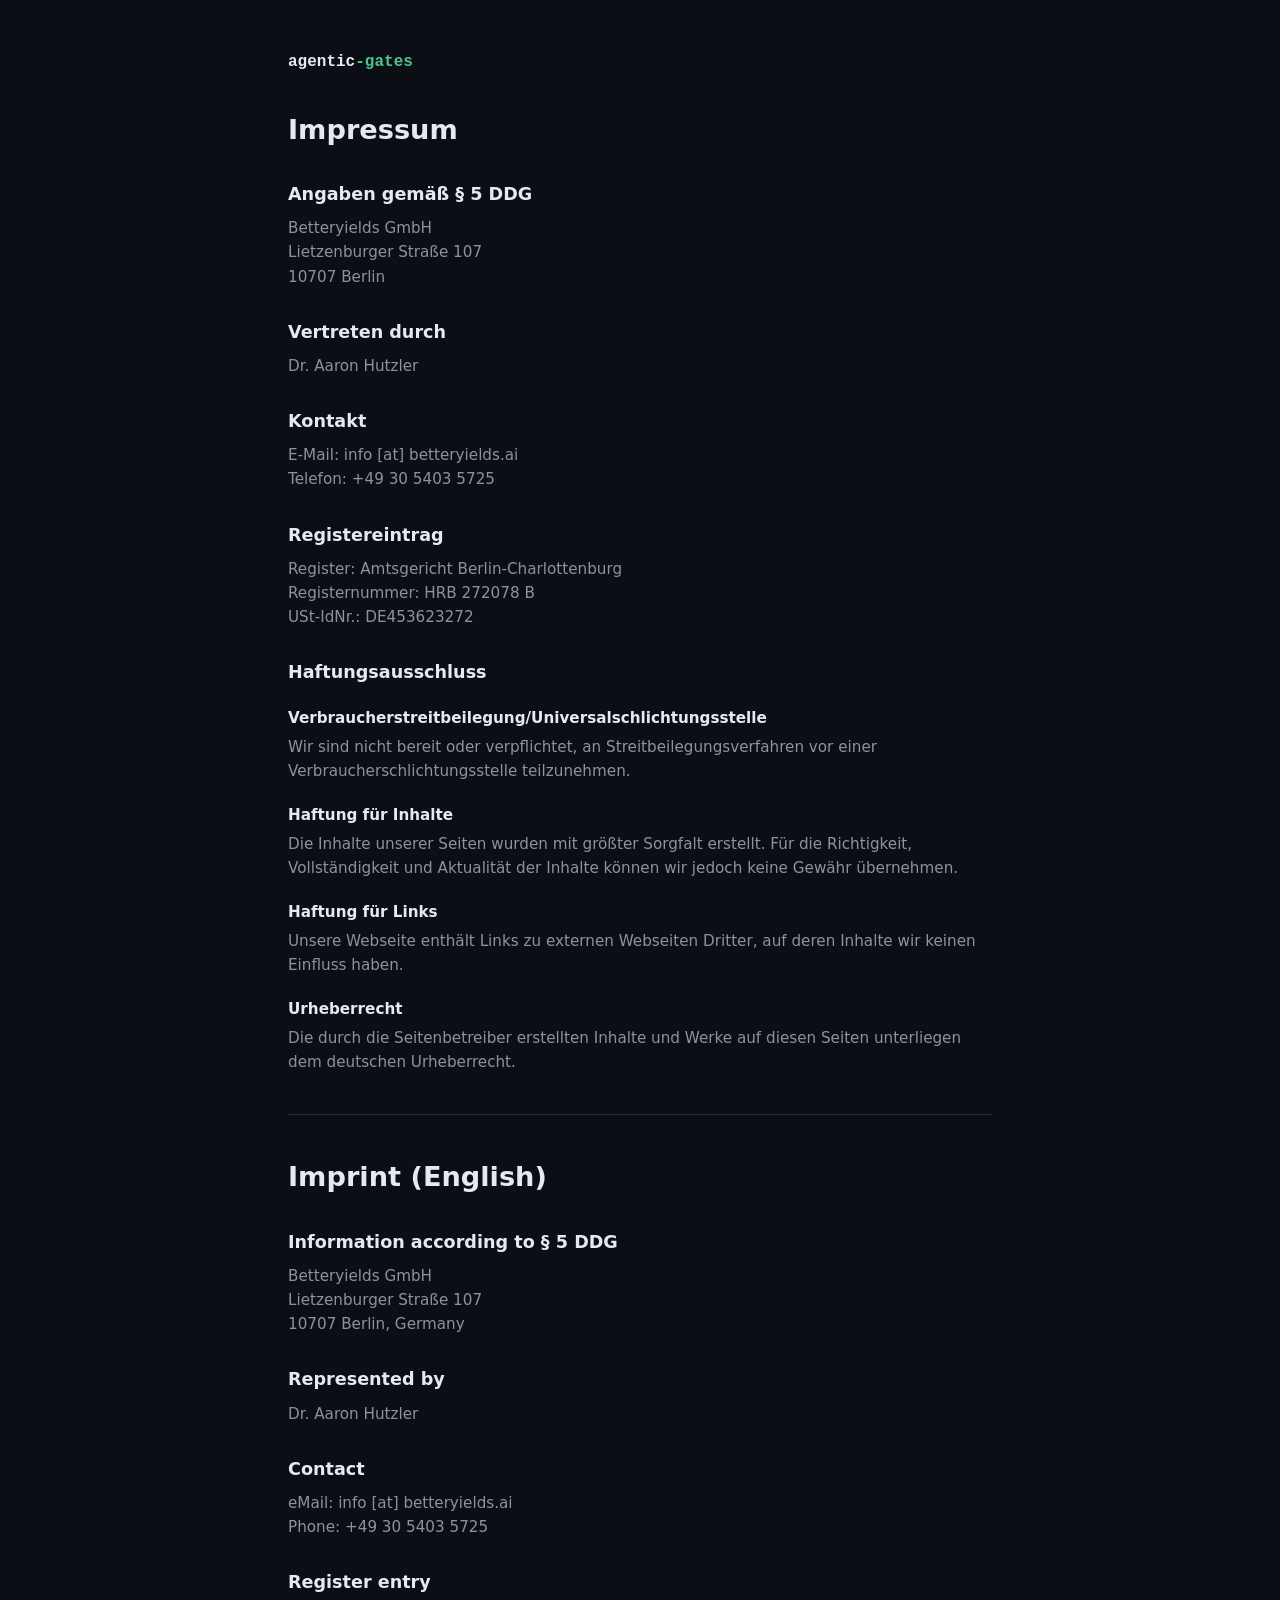
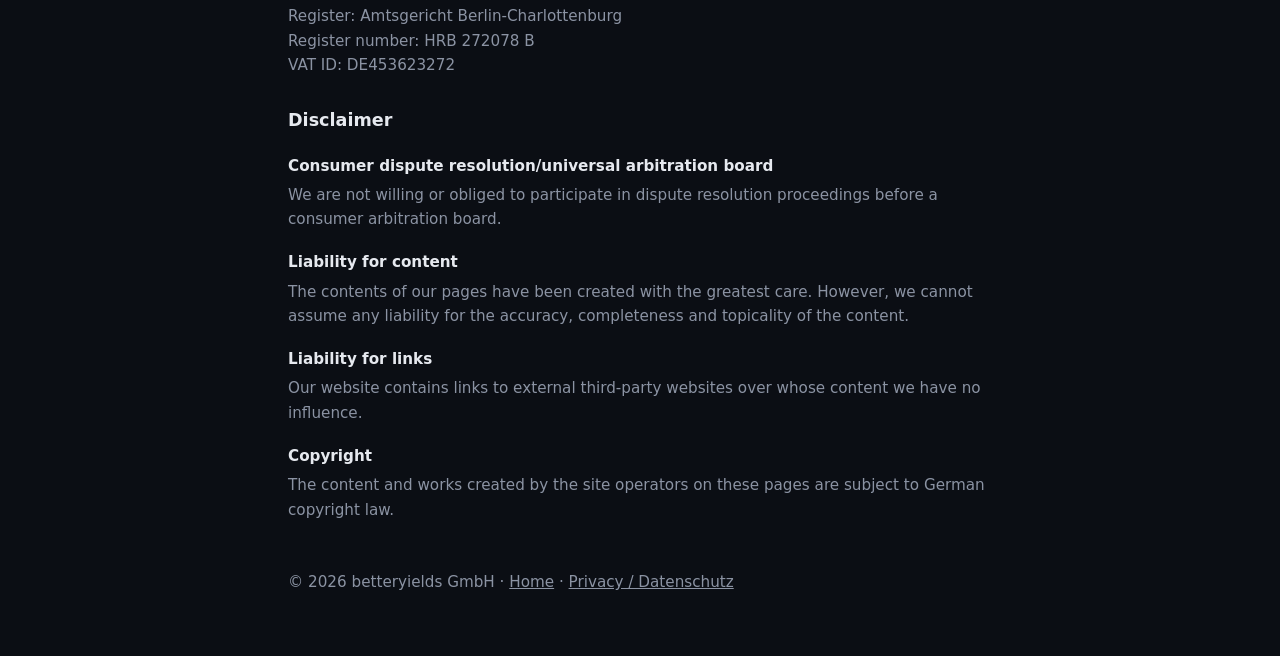
<file: impressum.html>
<!DOCTYPE html>
<html lang="de">
<head>
<meta charset="utf-8">
<meta name="viewport" content="width=device-width, initial-scale=1">
<title>Impressum: agentic-gates</title>
<meta name="robots" content="noindex">
<link rel="stylesheet" href="legal.css">
</head>
<body>
<main>
  <a class="home" href="/">agentic<span>-gates</span></a>

  <h1>Impressum</h1>

  <h2>Angaben gemäß § 5 DDG</h2>
  <p>Betteryields GmbH<br>
  Lietzenburger Straße 107<br>
  10707 Berlin</p>

  <h2>Vertreten durch</h2>
  <p>Dr. Aaron Hutzler</p>

  <h2>Kontakt</h2>
  <p>E-Mail: info [at] betteryields.ai<br>
  Telefon: +49 30 5403 5725</p>

  <h2>Registereintrag</h2>
  <p>Register: Amtsgericht Berlin-Charlottenburg<br>
  Registernummer: HRB 272078 B<br>
  USt-IdNr.: DE453623272</p>

  <h2>Haftungsausschluss</h2>

  <h3>Verbraucherstreitbeilegung/Universalschlichtungsstelle</h3>
  <p>Wir sind nicht bereit oder verpflichtet, an Streitbeilegungsverfahren vor einer Verbraucherschlichtungsstelle teilzunehmen.</p>

  <h3>Haftung für Inhalte</h3>
  <p>Die Inhalte unserer Seiten wurden mit größter Sorgfalt erstellt. Für die Richtigkeit, Vollständigkeit und Aktualität der Inhalte können wir jedoch keine Gewähr übernehmen.</p>

  <h3>Haftung für Links</h3>
  <p>Unsere Webseite enthält Links zu externen Webseiten Dritter, auf deren Inhalte wir keinen Einfluss haben.</p>

  <h3>Urheberrecht</h3>
  <p>Die durch die Seitenbetreiber erstellten Inhalte und Werke auf diesen Seiten unterliegen dem deutschen Urheberrecht.</p>

  <hr>

  <h1>Imprint (English)</h1>

  <h2>Information according to § 5 DDG</h2>
  <p>Betteryields GmbH<br>
  Lietzenburger Straße 107<br>
  10707 Berlin, Germany</p>

  <h2>Represented by</h2>
  <p>Dr. Aaron Hutzler</p>

  <h2>Contact</h2>
  <p>eMail: info [at] betteryields.ai<br>
  Phone: +49 30 5403 5725</p>

  <h2>Register entry</h2>
  <p>Register: Amtsgericht Berlin-Charlottenburg<br>
  Register number: HRB 272078 B<br>
  VAT ID: DE453623272</p>

  <h2>Disclaimer</h2>

  <h3>Consumer dispute resolution/universal arbitration board</h3>
  <p>We are not willing or obliged to participate in dispute resolution proceedings before a consumer arbitration board.</p>

  <h3>Liability for content</h3>
  <p>The contents of our pages have been created with the greatest care. However, we cannot assume any liability for the accuracy, completeness and topicality of the content.</p>

  <h3>Liability for links</h3>
  <p>Our website contains links to external third-party websites over whose content we have no influence.</p>

  <h3>Copyright</h3>
  <p>The content and works created by the site operators on these pages are subject to German copyright law.</p>

  <footer>
    <p>&copy; 2026 betteryields GmbH &middot; <a href="/">Home</a> &middot; <a href="/datenschutz.html">Privacy / Datenschutz</a></p>
  </footer>
</main>
</body>
</html>
</file>
<file: assets/site.css>
/* Shared chrome for blog / gate / beta pages — same design language as index.html */
:root {
  --bg: #0b0e14; --fg: #e6e9ef; --muted: #8b93a3; --accent: #4cc38a;
  --card: #131722; --border: #232a3a;
}
@media (prefers-color-scheme: light) {
  :root {
    --bg: #fafbfc; --fg: #16181d; --muted: #5c6470; --accent: #0f7b4f;
    --card: #ffffff; --border: #e3e6ea;
  }
}
* { margin: 0; padding: 0; box-sizing: border-box; }
body {
  background: var(--bg); color: var(--fg);
  font-family: ui-sans-serif, system-ui, "Segoe UI", Roboto, Helvetica, Arial, sans-serif;
  line-height: 1.6; padding: 2rem 1.25rem;
}
main { max-width: 46rem; margin: 0 auto; }
.topnav { display: flex; justify-content: space-between; align-items: baseline; margin-bottom: 2.5rem; }
.topnav .mark {
  font-family: ui-monospace, "Cascadia Code", Consolas, monospace;
  font-weight: 700; font-size: 1.15rem; color: var(--fg); text-decoration: none;
}
.topnav .mark .g { color: var(--accent); }
.topnav nav a { color: var(--muted); text-decoration: none; margin-left: 1.1rem; font-size: 0.95rem; }
.topnav nav a:hover { color: var(--fg); }
.pagehead { font-size: clamp(1.5rem, 4.5vw, 2.1rem); letter-spacing: -0.01em; margin-bottom: 1rem; }
.lede { color: var(--muted); font-size: 1.05rem; margin-bottom: 1.25rem; }
.postlist { list-style: none; margin: 1.5rem 0 2.5rem; }
.postlist li {
  background: var(--card); border: 1px solid var(--border); border-radius: 0.6rem;
  padding: 0.9rem 1.1rem; margin-bottom: 0.7rem;
  display: flex; justify-content: space-between; gap: 1rem; align-items: baseline;
}
.postlist a { color: var(--fg); text-decoration: none; font-weight: 600; }
.postlist a:hover { color: var(--accent); }
.postlist .date { color: var(--muted); font-size: 0.85rem; white-space: nowrap; }
.post h1 { font-size: clamp(1.6rem, 5vw, 2.2rem); line-height: 1.25; margin-bottom: 1rem; }
.post h2 { font-size: 1.3rem; margin: 2rem 0 0.6rem; }
.post p, .post li { margin-bottom: 0.9rem; }
.post ul, .post ol { padding-left: 1.4rem; margin-bottom: 1rem; }
.post a { color: var(--accent); }
.post em { color: var(--muted); }
.post hr { border: 0; border-top: 1px solid var(--border); margin: 2rem 0; }
.post pre {
  background: var(--card); border: 1px solid var(--border); border-radius: 0.5rem;
  padding: 0.9rem 1rem; overflow-x: auto; margin-bottom: 1rem; font-size: 0.88rem;
}
.post code { font-family: ui-monospace, "Cascadia Code", Consolas, monospace; font-size: 0.92em; }
.post table { border-collapse: collapse; width: 100%; margin-bottom: 1.2rem; display: block; overflow-x: auto; }
.post th, .post td { border: 1px solid var(--border); padding: 0.5rem 0.7rem; text-align: left; font-size: 0.92rem; }
.post th { background: var(--card); }
.cta-box {
  background: var(--card); border: 1px solid var(--accent); border-radius: 0.6rem;
  padding: 1.1rem 1.2rem; margin: 1.6rem 0;
}
.cta-box p { margin-bottom: 0.8rem; }
.btn {
  display: inline-block; background: var(--accent); color: var(--bg);
  border: 0; border-radius: 0.45rem; padding: 0.55rem 1rem;
  font-weight: 600; text-decoration: none; cursor: pointer; font-size: 0.95rem;
}
.signup {
  background: var(--card); border: 1px solid var(--border); border-radius: 0.6rem;
  padding: 1.3rem 1.4rem; margin: 2rem 0;
}
.signup h2 { margin-bottom: 0.4rem; }
.signup p { color: var(--muted); margin-bottom: 0.9rem; }
.capture .row { display: flex; gap: 0.6rem; flex-wrap: wrap; }
.capture input[type="email"] {
  flex: 1 1 14rem; background: var(--bg); color: var(--fg);
  border: 1px solid var(--border); border-radius: 0.45rem; padding: 0.55rem 0.8rem; font-size: 0.95rem;
}
.capture button {
  background: var(--accent); color: var(--bg); border: 0; border-radius: 0.45rem;
  padding: 0.55rem 1rem; font-weight: 600; cursor: pointer; font-size: 0.95rem;
}
.consent { display: block; margin-top: 0.7rem; color: var(--muted); font-size: 0.82rem; }
.consent input { margin-right: 0.4rem; }
.consent a { color: inherit; }
.reveal .ok { font-weight: 600; margin-bottom: 0.6rem; }
.small { color: var(--muted); font-size: 0.85rem; }
footer { margin-top: 3rem; font-size: 0.8rem; color: var(--muted); }
footer a { color: inherit; }
</file>
<file: legal.css>
/* Dunkel, und nur dunkel, wie die Startseite (Owner-Entscheidung 2026-08-17).
   Eine Rechtsseite, die anders aussieht als die Seite, von der sie verlinkt ist,
   sieht aus wie eine fremde Seite. */
:root {
  --bg: #0b0e14;
  --fg: #e6e9ef;
  --muted: #8b93a3;
  --accent: #4cc38a;
  --border: #232a3a;
}
* { margin: 0; padding: 0; box-sizing: border-box; }
body {
  background: var(--bg);
  color: var(--fg);
  font-family: ui-sans-serif, system-ui, "Segoe UI", Roboto, Helvetica, Arial, sans-serif;
  line-height: 1.6;
  padding: 3rem 1.25rem 4rem;
}
main { max-width: 44rem; margin: 0 auto; }
a { color: var(--accent); }
.home {
  display: inline-block;
  margin-bottom: 2rem;
  font-family: ui-monospace, "Cascadia Code", Consolas, monospace;
  font-weight: 700;
  text-decoration: none;
  color: var(--fg);
}
.home span { color: var(--accent); }
h1 { font-size: 1.7rem; margin-bottom: 1.5rem; }
h2 { font-size: 1.1rem; margin: 1.8rem 0 0.5rem; }
h3 { font-size: 0.95rem; margin: 1.2rem 0 0.3rem; }
p, li { color: var(--muted); font-size: 0.95rem; }
strong { color: var(--fg); }
ul { padding-left: 1.3rem; margin: 0.4rem 0; }
hr { border: none; border-top: 1px solid var(--border); margin: 2.5rem 0; }
footer { max-width: 44rem; margin: 3rem auto 0; font-size: 0.8rem; color: var(--muted); }
footer a { color: inherit; }
</file>
